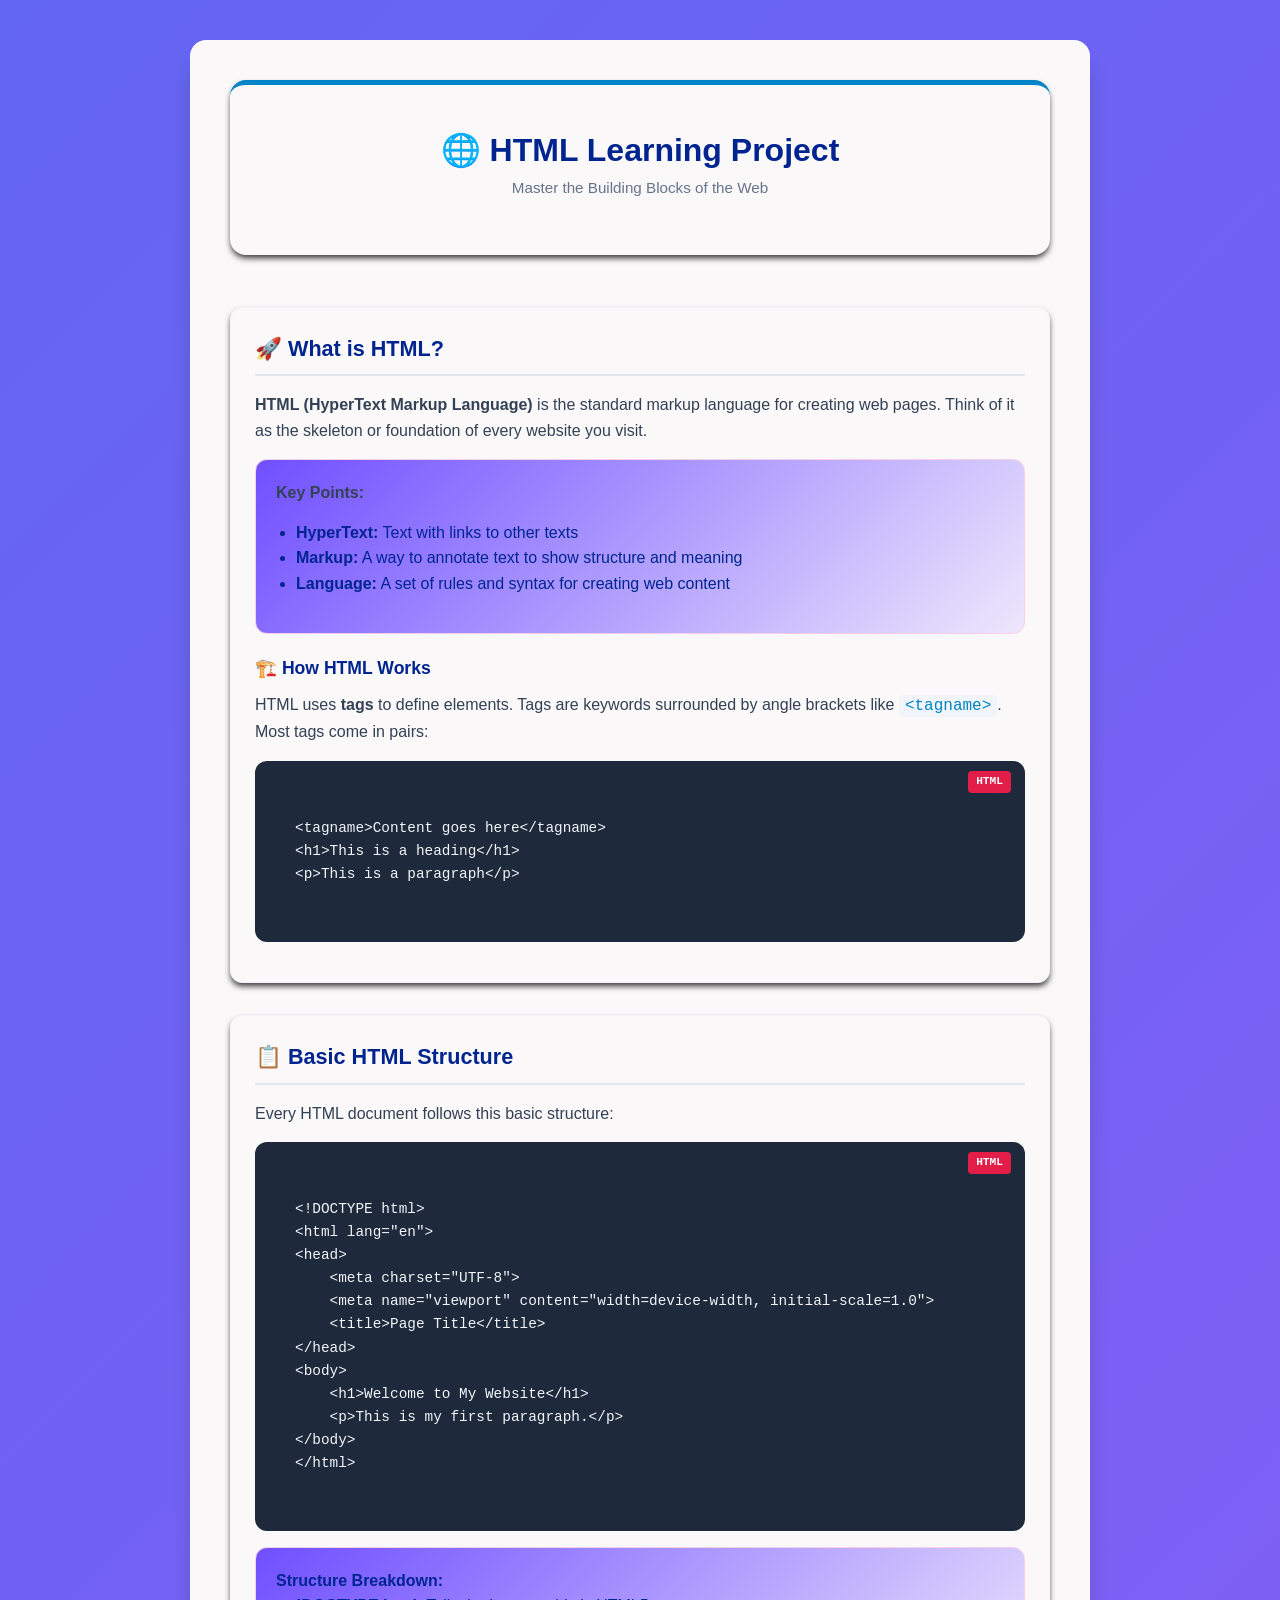
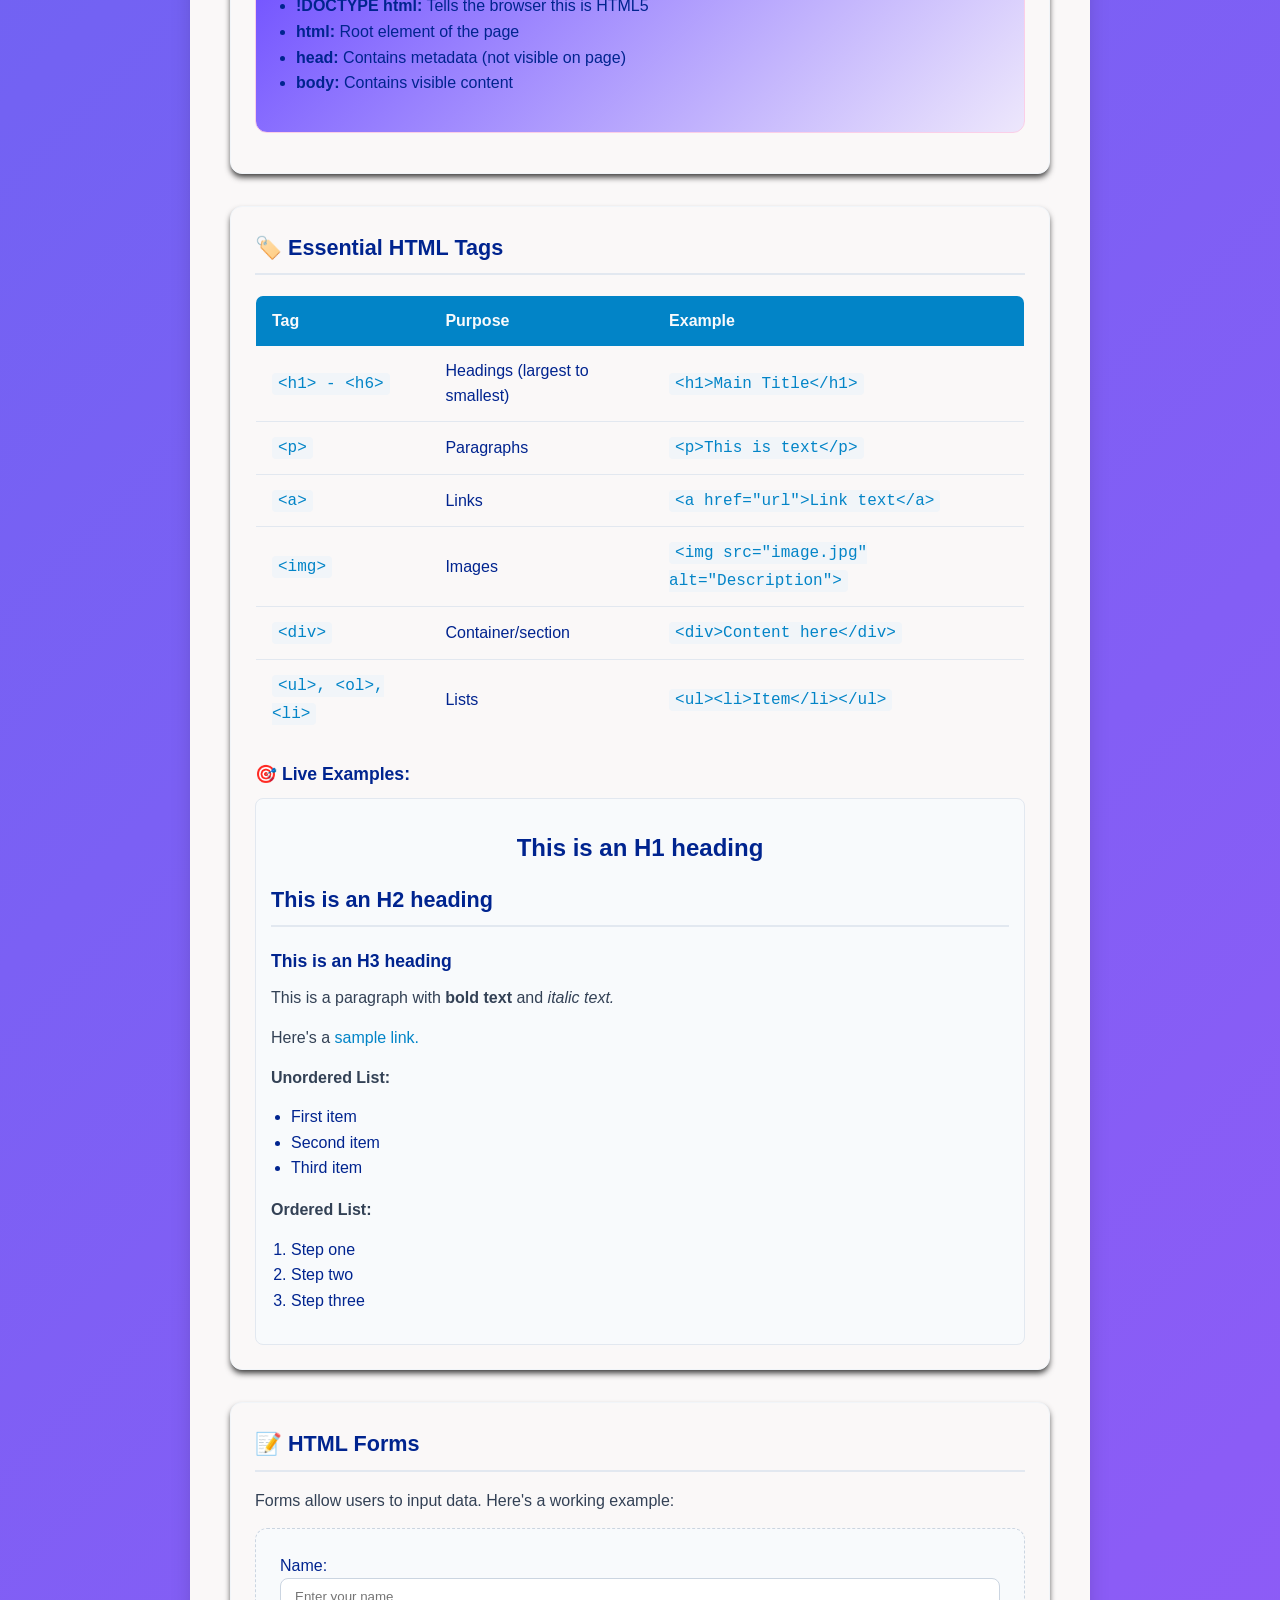
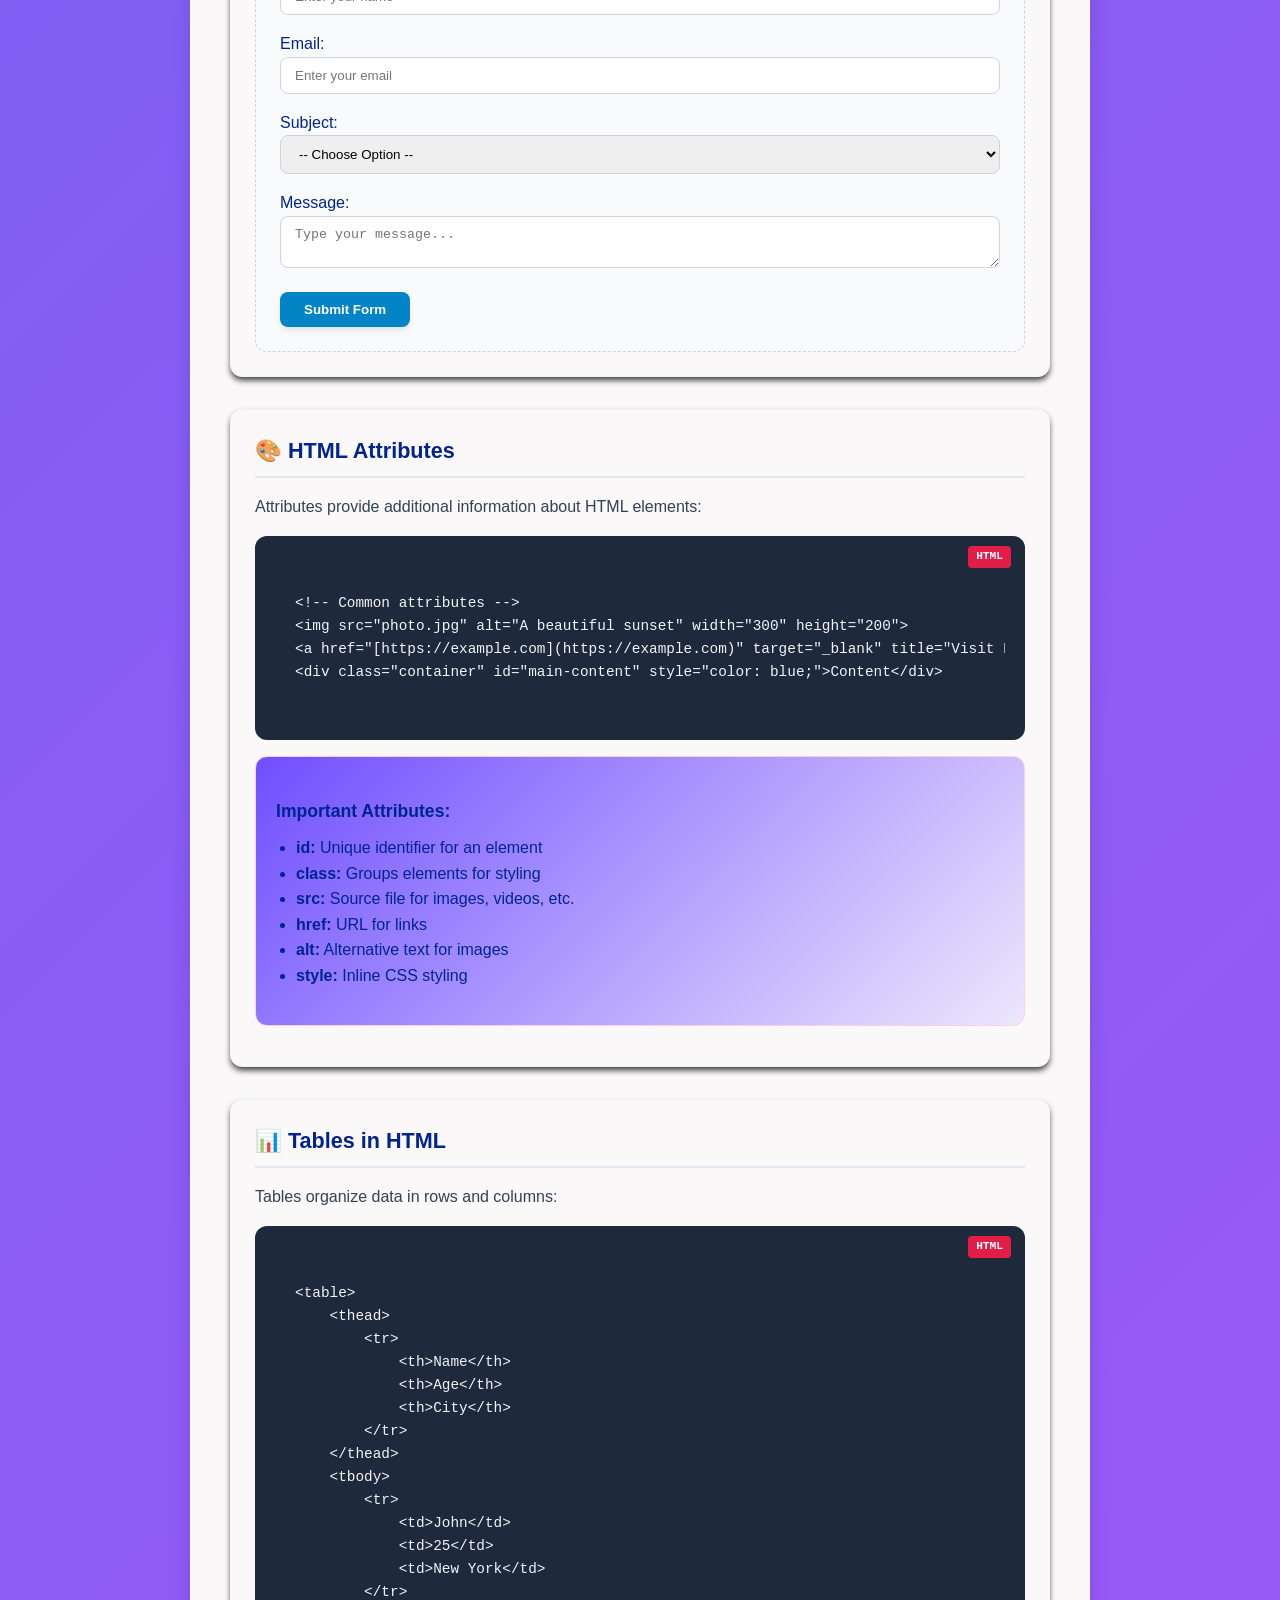
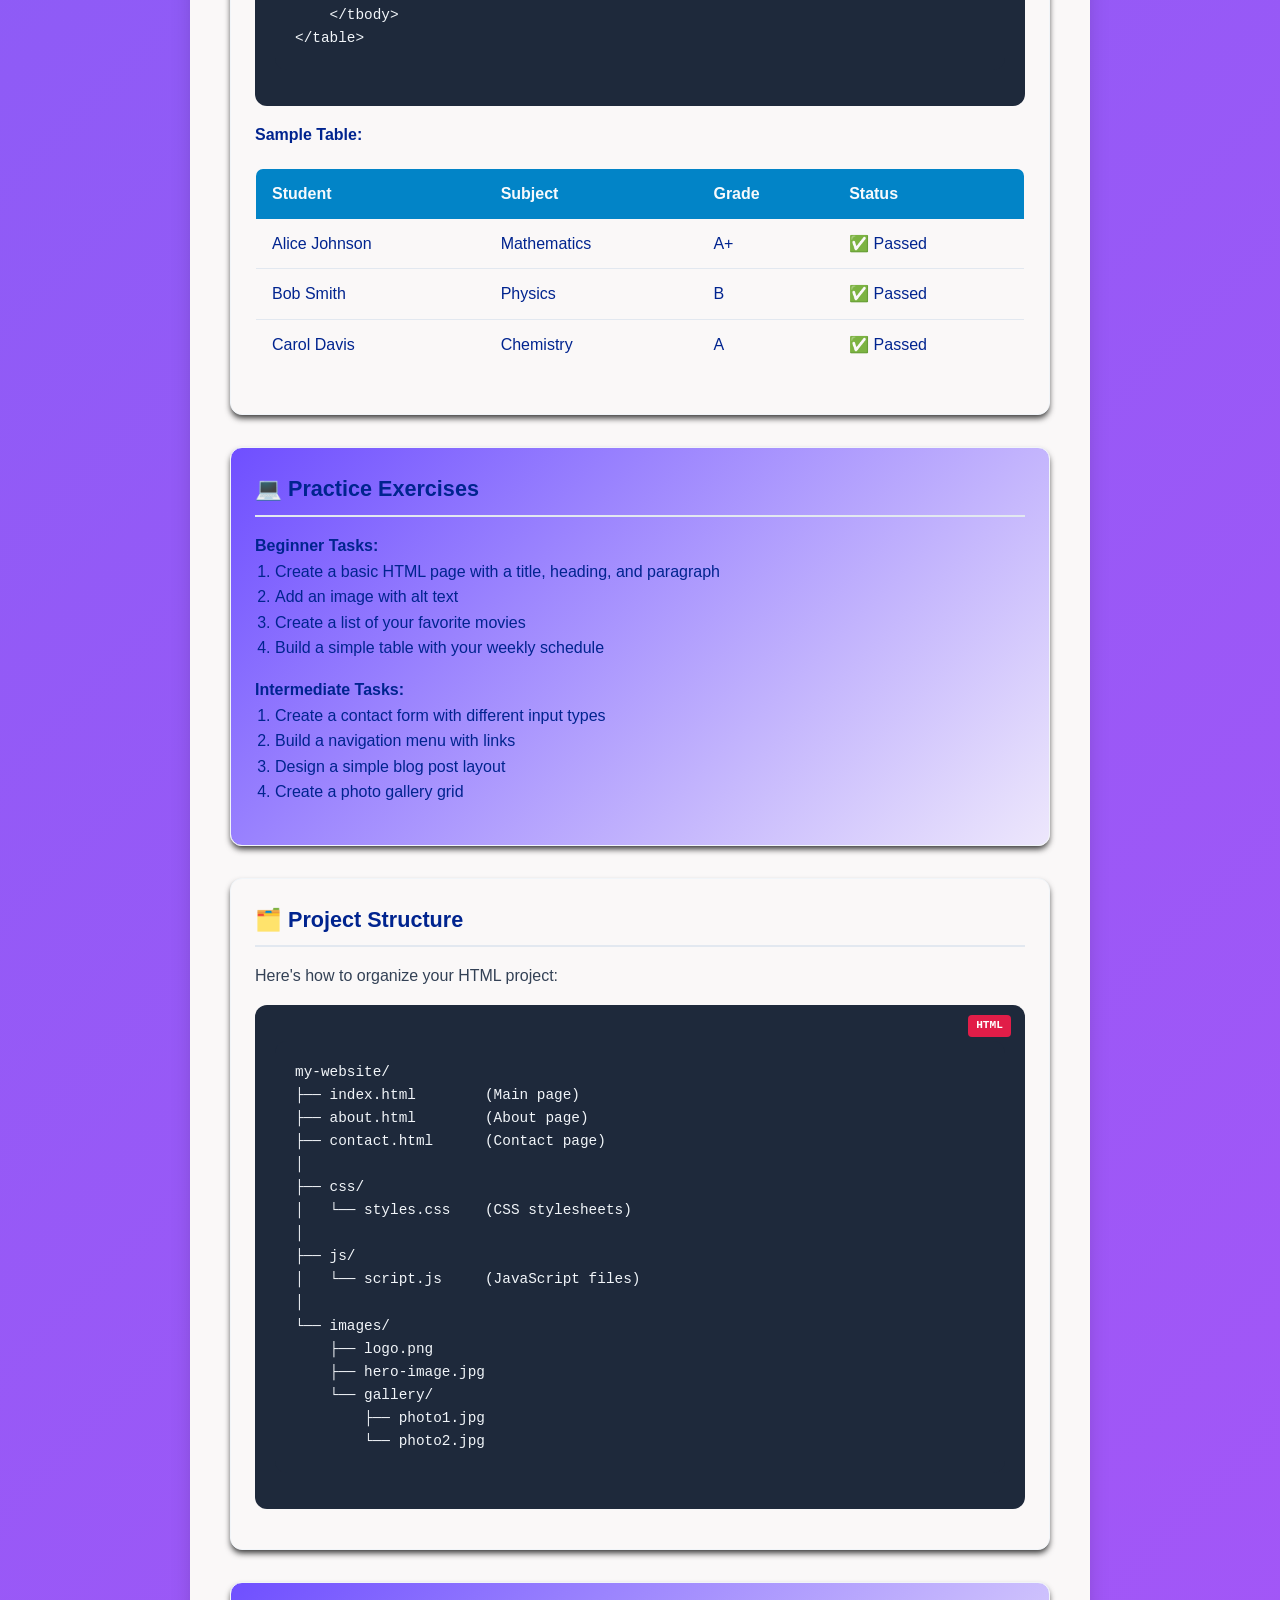
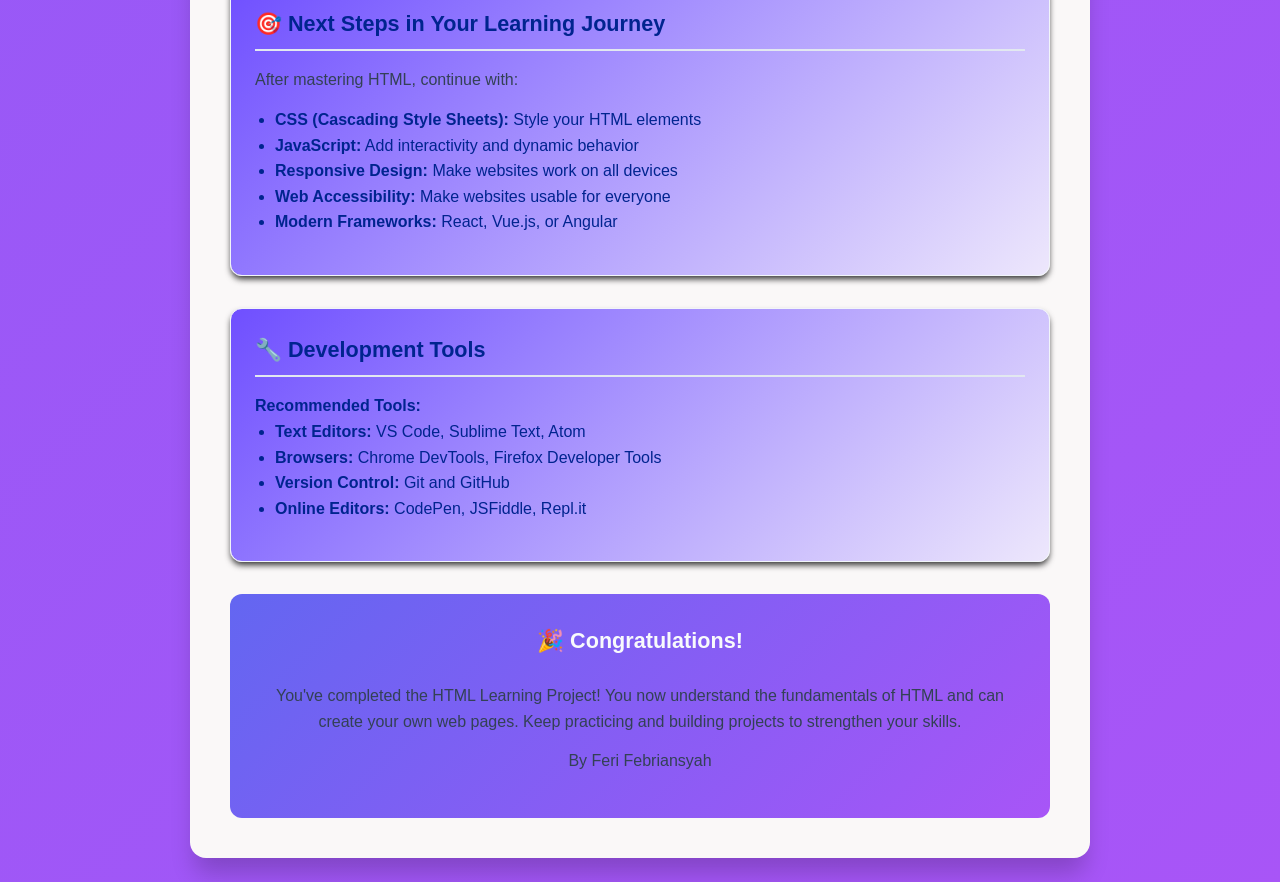
<file: index.html>
<!DOCTYPE html>
<html lang="id">
<head>
    <meta charset="UTF-8">
    <meta name="viewport" content="width=device-width, initial-scale=1.0">
    <title>HTML Learning Project</title>
    <link rel="stylesheet" href="style.css">
</head>
<body>

    <div class="page-container">
        
        <header class="main-header">
            <h1>🌐 HTML Learning Project</h1>
            <p>Master the Building Blocks of the Web</p>
        </header>

        <section class="section-card">
            <h2>🚀 What is HTML?</h2>
            <p><b>HTML (HyperText Markup Language)</b> is the standard markup language for creating web pages. Think of it as the skeleton or foundation of every website you visit.</p>

            <div class="box">
                <p><b>Key Points:</b></p>
                <ul>
                    <li><b>HyperText:</b> Text with links to other texts</li>
                    <li><b>Markup:</b> A way to annotate text to show structure and meaning</li>
                    <li><b>Language:</b> A set of rules and syntax for creating web content</li>
                </ul>
            </div>

            <h3>🏗️ How HTML Works</h3>
            <p>HTML uses <b>tags</b> to define elements. Tags are keywords surrounded by angle brackets like <code>&lt;tagname&gt;</code>. Most tags come in pairs:</p>

            <div class="code-block">
                <pre>&lt;tagname&gt;Content goes here&lt;/tagname&gt;
&lt;h1&gt;This is a heading&lt;/h1&gt;
&lt;p&gt;This is a paragraph&lt;/p&gt;</pre>
            </div>
        </section>

        <section class="section-card">
            <h2>📋 Basic HTML Structure</h2>
            <p>Every HTML document follows this basic structure:</p>

            <div class="code-block">
                <pre>&lt;!DOCTYPE html&gt;
&lt;html lang="en"&gt;
&lt;head&gt;
    &lt;meta charset="UTF-8"&gt;
    &lt;meta name="viewport" content="width=device-width, initial-scale=1.0"&gt;
    &lt;title&gt;Page Title&lt;/title&gt;
&lt;/head&gt;
&lt;body&gt;
    &lt;h1&gt;Welcome to My Website&lt;/h1&gt;
    &lt;p&gt;This is my first paragraph.&lt;/p&gt;
&lt;/body&gt;
&lt;/html&gt;</pre>
            </div>

            <div class="box">
                <h4><b>Structure Breakdown:</b></h4>
                <ul>
                    <li><b>!DOCTYPE html:</b> Tells the browser this is HTML5</li>
                    <li><b>html:</b> Root element of the page</li>
                    <li><b>head:</b> Contains metadata (not visible on page)</li>
                    <li><b>body:</b> Contains visible content</li>
                </ul>
            </div>
        </section>

        <section class="section-card">
            <h2>🏷️ Essential HTML Tags</h2>
            
            <table>
                <thead>
                    <tr>
                        <th>Tag</th>
                        <th>Purpose</th>
                        <th>Example</th>
                    </tr>
                </thead>
                <tbody>
                    <tr>
                        <td><code>&lt;h1&gt; - &lt;h6&gt;</code></td>
                        <td>Headings (largest to smallest)</td>
                        <td><code>&lt;h1&gt;Main Title&lt;/h1&gt;</code></td>
                    </tr>
                    <tr>
                        <td><code>&lt;p&gt;</code></td>
                        <td>Paragraphs</td>
                        <td><code>&lt;p&gt;This is text&lt;/p&gt;</code></td>
                    </tr>
                    <tr>
                        <td><code>&lt;a&gt;</code></td>
                        <td>Links</td>
                        <td><code>&lt;a href="url"&gt;Link text&lt;/a&gt;</code></td>
                    </tr>
                    <tr>
                        <td><code>&lt;img&gt;</code></td>
                        <td>Images</td>
                        <td><code>&lt;img src="image.jpg" alt="Description"&gt;</code></td>
                    </tr>
                    <tr>
                        <td><code>&lt;div&gt;</code></td>
                        <td>Container/section</td>
                        <td><code>&lt;div&gt;Content here&lt;/div&gt;</code></td>
                    </tr>
                    <tr>
                        <td><code>&lt;ul&gt;, &lt;ol&gt;, &lt;li&gt;</code></td>
                        <td>Lists</td>
                        <td><code>&lt;ul&gt;&lt;li&gt;Item&lt;/li&gt;&lt;/ul&gt;</code></td>
                    </tr>
                </tbody>
            </table>

            <h3>🎯 Live Examples:</h3>
            <div style="padding: 15px; background-color: #f8fafc; border-radius: 8px; border: 1px solid #e2e8f0;">
                <h1>This is an H1 heading</h1>
                <h2>This is an H2 heading</h2>
                <h3>This is an H3 heading</h3>
                <p>This is a paragraph with <b>bold text</b> and <i>italic text.</i></p>
                <p>Here's a <a href="[https://www.google.com](https://www.google.com)" target="_blank">sample link.</a></p>

                <p><b>Unordered List:</b></p>
                <ul>
                    <li>First item</li>
                    <li>Second item</li>
                    <li>Third item</li>
                </ul>

                <p><b>Ordered List:</b></p>
                <ol>
                    <li>Step one</li>
                    <li>Step two</li>
                    <li>Step three</li>
                </ol>
            </div>
        </section>

        <section class="section-card">
            <h2>📝 HTML Forms</h2>
            <p>Forms allow users to input data. Here's a working example:</p>

            <form>
                <div>
                    <label for="name">Name:</label>
                    <input type="text" id="name" name="name" placeholder="Enter your name">
                </div>

                <div>
                    <label for="email">Email:</label>
                    <input type="email" id="email" name="email" placeholder="Enter your email">
                </div>

                <div>
                    <label for="subject">Subject:</label>
                    <select id="subject" name="subject">
                        <option value="">-- Choose Option --</option>
                        <option value="question">Question</option>
                        <option value="feedback">Feedback</option>
                        <option value="support">Support</option>
                    </select>
                </div>

                <div>
                    <label for="message">Message:</label>
                    <textarea id="message" name="message" placeholder="Type your message..."></textarea>
                </div>

                <button type="submit">Submit Form</button>
            </form>
        </section>

        <section class="section-card">
            <h2>🎨 HTML Attributes</h2>
            <p>Attributes provide additional information about HTML elements:</p>

            <div class="code-block">
                <pre>&lt;!-- Common attributes --&gt;
&lt;img src="photo.jpg" alt="A beautiful sunset" width="300" height="200"&gt;
&lt;a href="[https://example.com](https://example.com)" target="_blank" title="Visit Example"&gt;Click here&lt;/a&gt;
&lt;div class="container" id="main-content" style="color: blue;"&gt;Content&lt;/div&gt;</pre>
            </div>

            <div class="box">
                <h3>Important Attributes:</h3>
                <ul>
                    <li><b>id:</b> Unique identifier for an element</li>
                    <li><b>class:</b> Groups elements for styling</li>
                    <li><b>src:</b> Source file for images, videos, etc.</li>
                    <li><b>href:</b> URL for links</li>
                    <li><b>alt:</b> Alternative text for images</li>
                    <li><b>style:</b> Inline CSS styling</li>
                </ul>
            </div>
        </section>

        <section class="section-card">
            <h2>📊 Tables in HTML</h2>
            <p>Tables organize data in rows and columns:</p>

            <div class="code-block">
                <pre>&lt;table&gt;
    &lt;thead&gt;
        &lt;tr&gt;
            &lt;th&gt;Name&lt;/th&gt;
            &lt;th&gt;Age&lt;/th&gt;
            &lt;th&gt;City&lt;/th&gt;
        &lt;/tr&gt;
    &lt;/thead&gt;
    &lt;tbody&gt;
        &lt;tr&gt;
            &lt;td&gt;John&lt;/td&gt;
            &lt;td&gt;25&lt;/td&gt;
            &lt;td&gt;New York&lt;/td&gt;
        &lt;/tr&gt;
    &lt;/tbody&gt;
&lt;/table&gt;</pre>
            </div>

            <h4>Sample Table:</h4>
            <table>
                <thead>
                    <tr>
                        <th>Student</th>
                        <th>Subject</th>
                        <th>Grade</th>
                        <th>Status</th>
                    </tr>
                </thead>
                <tbody>
                    <tr>
                        <td>Alice Johnson</td>
                        <td>Mathematics</td>
                        <td>A+</td>
                        <td>✅ Passed</td>
                    </tr>
                    <tr>
                        <td>Bob Smith</td>
                        <td>Physics</td>
                        <td>B</td>
                        <td>✅ Passed</td>
                    </tr>
                    <tr>
                        <td>Carol Davis</td>
                        <td>Chemistry</td>
                        <td>A</td>
                        <td>✅ Passed</td>
                    </tr>
                </tbody>
            </table>
        </section>

        <section class="section-card" style="background: var(--pink-gradient);">
            <h2>💻 Practice Exercises</h2>
            
            <h4>Beginner Tasks:</h4>
            <ol>
                <li>Create a basic HTML page with a title, heading, and paragraph</li>
                <li>Add an image with alt text</li>
                <li>Create a list of your favorite movies</li>
                <li>Build a simple table with your weekly schedule</li>
            </ol>

            <h4>Intermediate Tasks:</h4>
            <ol>
                <li>Create a contact form with different input types</li>
                <li>Build a navigation menu with links</li>
                <li>Design a simple blog post layout</li>
                <li>Create a photo gallery grid</li>
            </ol>
        </section>

        <section class="section-card">
            <h2>🗂️ Project Structure</h2>
            <p>Here's how to organize your HTML project:</p>

            <div class="code-block">
                <pre>my-website/
├── index.html        (Main page)
├── about.html        (About page)
├── contact.html      (Contact page)
│
├── css/
│   └── styles.css    (CSS stylesheets)
│
├── js/
│   └── script.js     (JavaScript files)
│
└── images/
    ├── logo.png
    ├── hero-image.jpg
    └── gallery/
        ├── photo1.jpg
        └── photo2.jpg</pre>
            </div>
        </section>

        <section class="section-card" style="background: var(--pink-gradient);">
            <h2>🎯 Next Steps in Your Learning Journey</h2>
            <p>After mastering HTML, continue with:</p>
            <ul>
                <li><b>CSS (Cascading Style Sheets):</b> Style your HTML elements</li>
                <li><b>JavaScript:</b> Add interactivity and dynamic behavior</li>
                <li><b>Responsive Design:</b> Make websites work on all devices</li>
                <li><b>Web Accessibility:</b> Make websites usable for everyone</li>
                <li><b>Modern Frameworks:</b> React, Vue.js, or Angular</li>
            </ul>
        </section>

        <section class="section-card" style="background: var(--pink-gradient);">
            <h2>🔧 Development Tools</h2>
            <h4>Recommended Tools:</h4>
            <ul>
                <li><b>Text Editors:</b> VS Code, Sublime Text, Atom</li>
                <li><b>Browsers:</b> Chrome DevTools, Firefox Developer Tools</li>
                <li><b>Version Control:</b> Git and GitHub</li>
                <li><b>Online Editors:</b> CodePen, JSFiddle, Repl.it</li>
            </ul>
        </section>

        <footer class="congrats-card">
            <h2>🎉 Congratulations!</h2>
            <p>You've completed the HTML Learning Project! You now understand the fundamentals of HTML and can create your own web pages. Keep practicing and building projects to strengthen your skills.</p>
            <p>By Feri Febriansyah</p>
        </footer>
        

    </div>

</body>
</html>
</file>
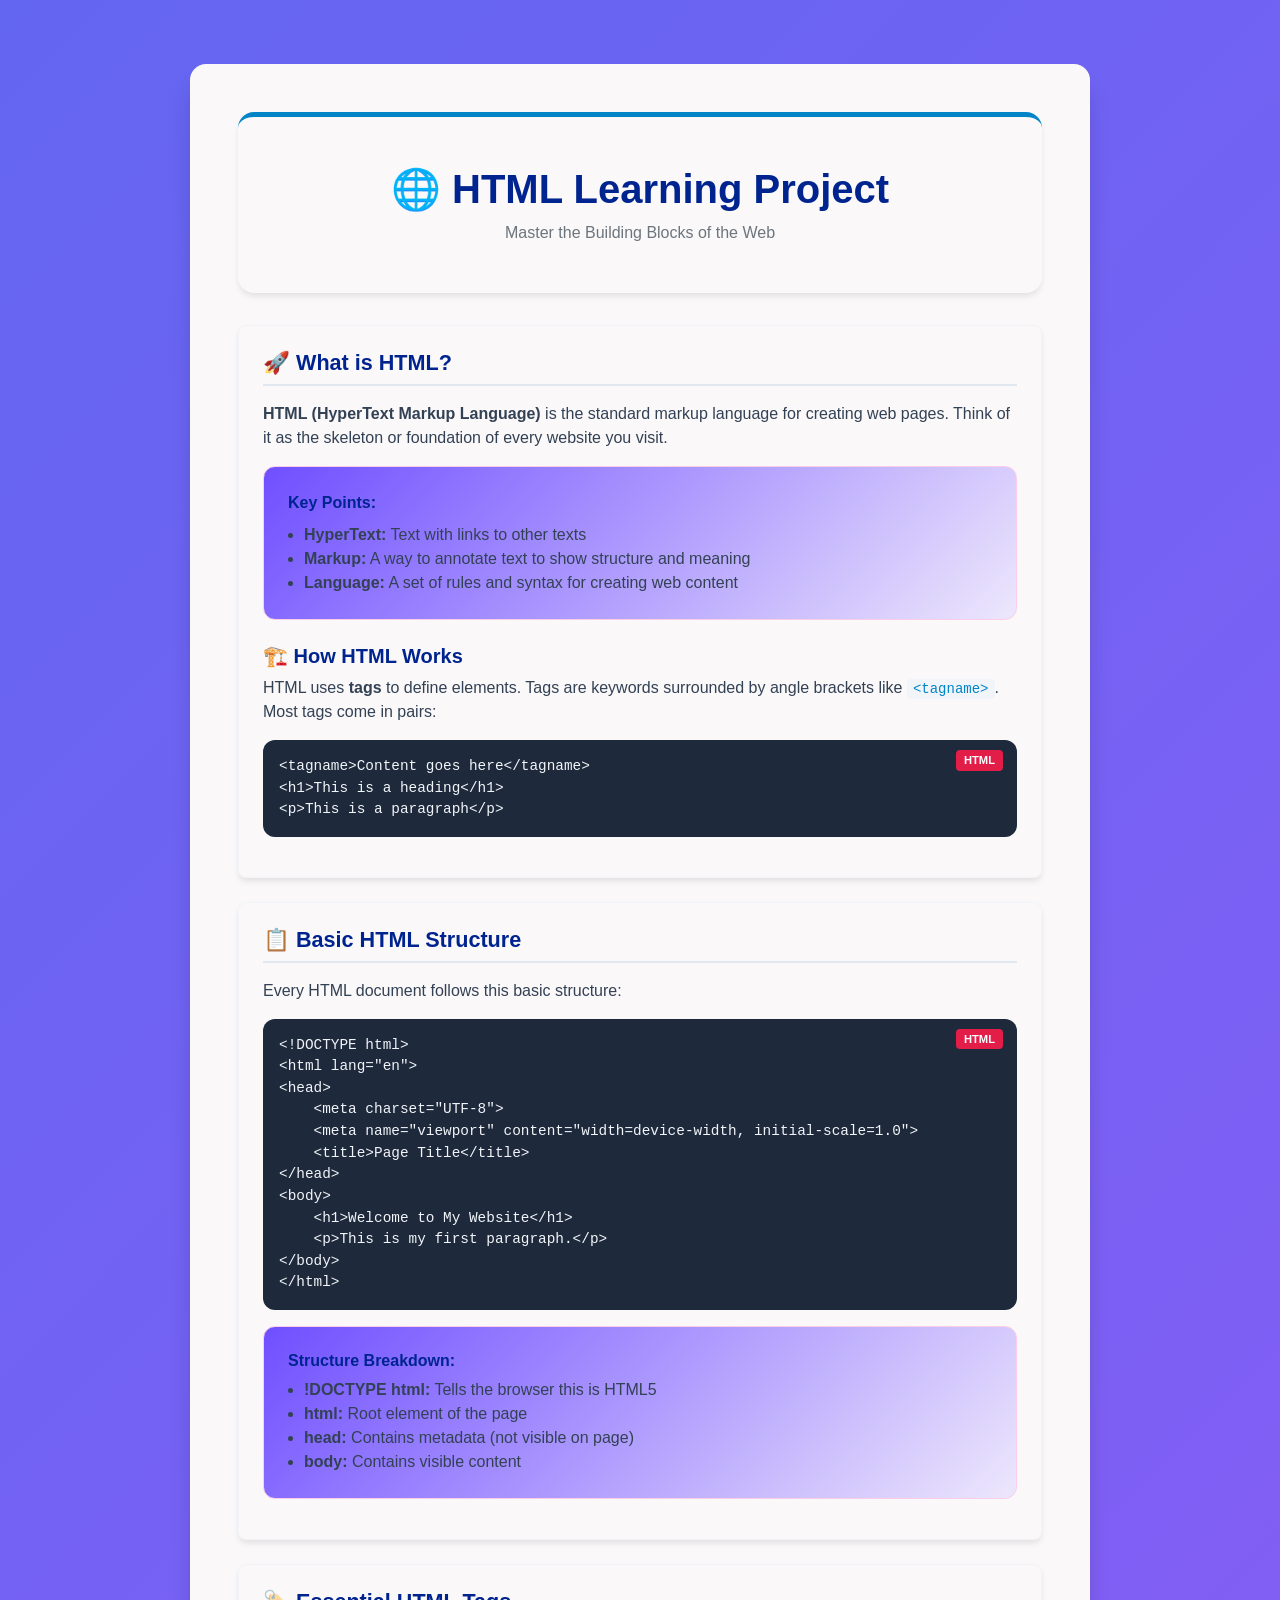
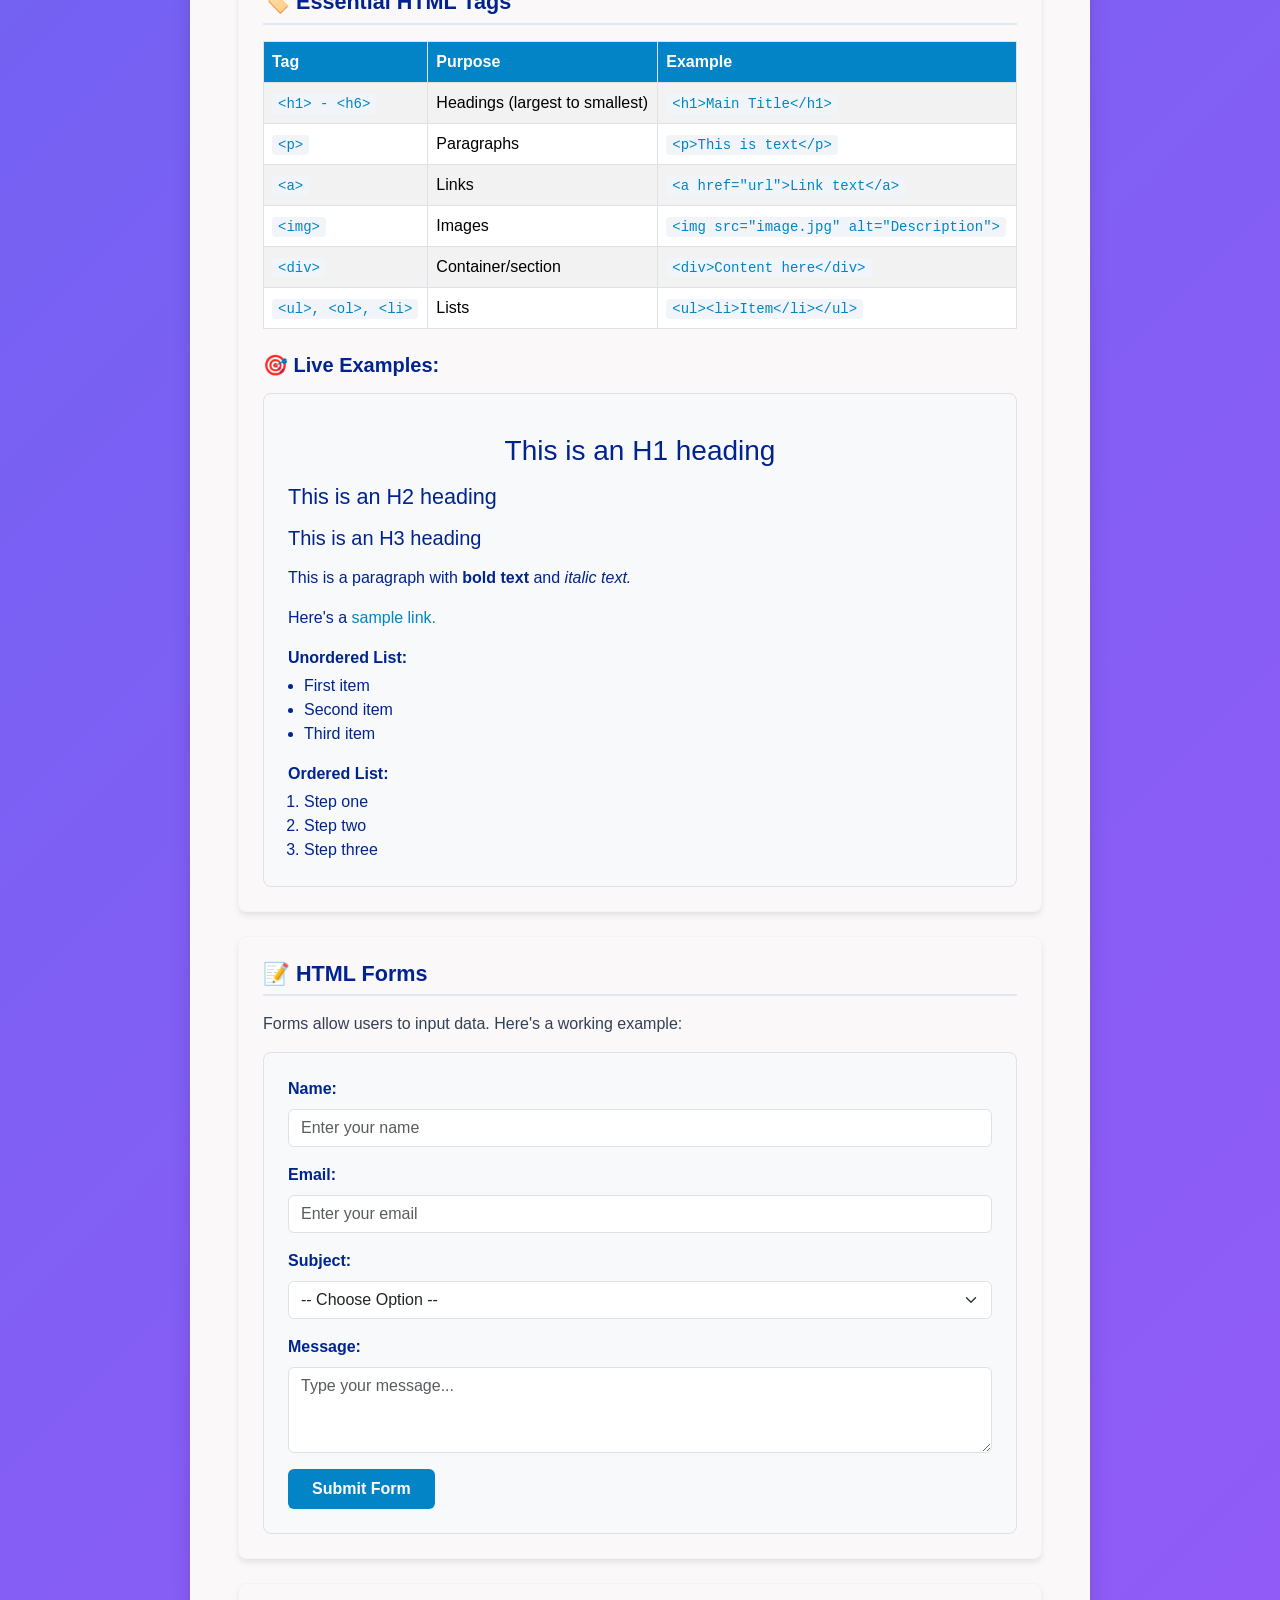
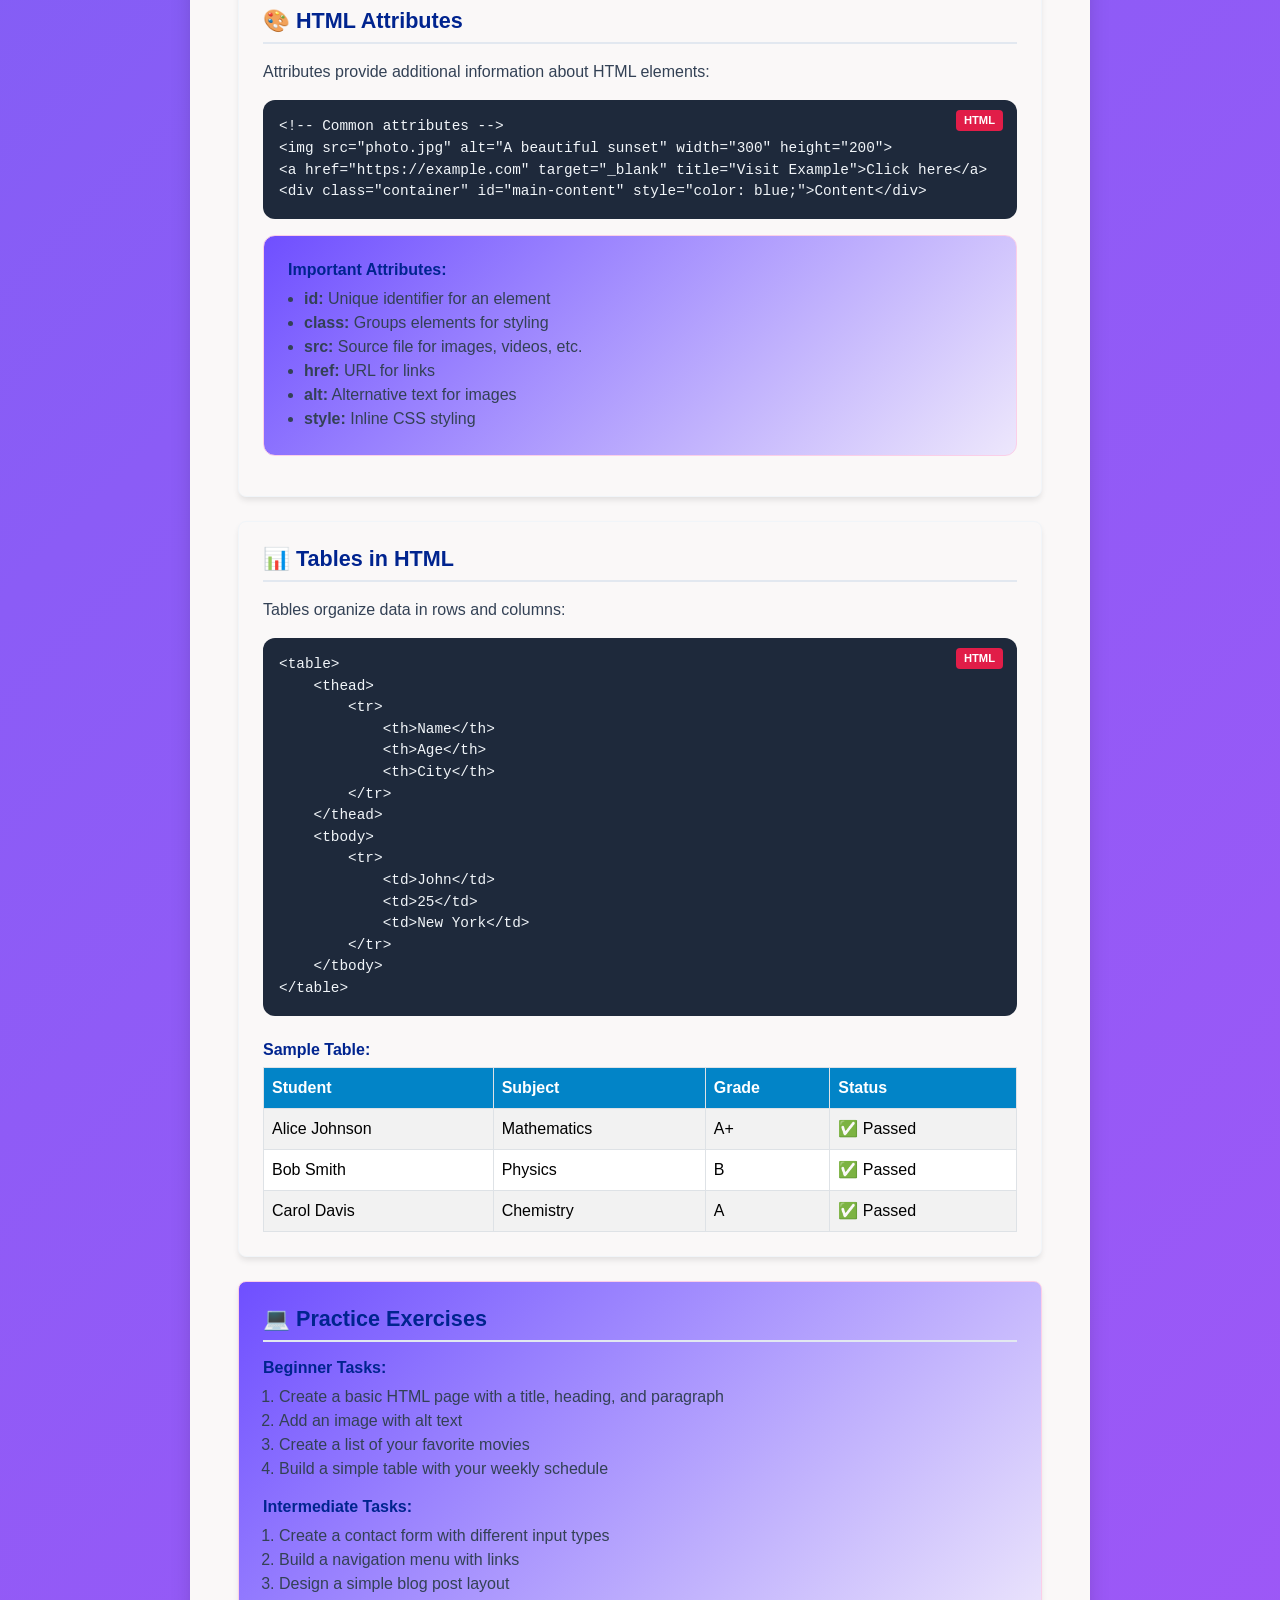
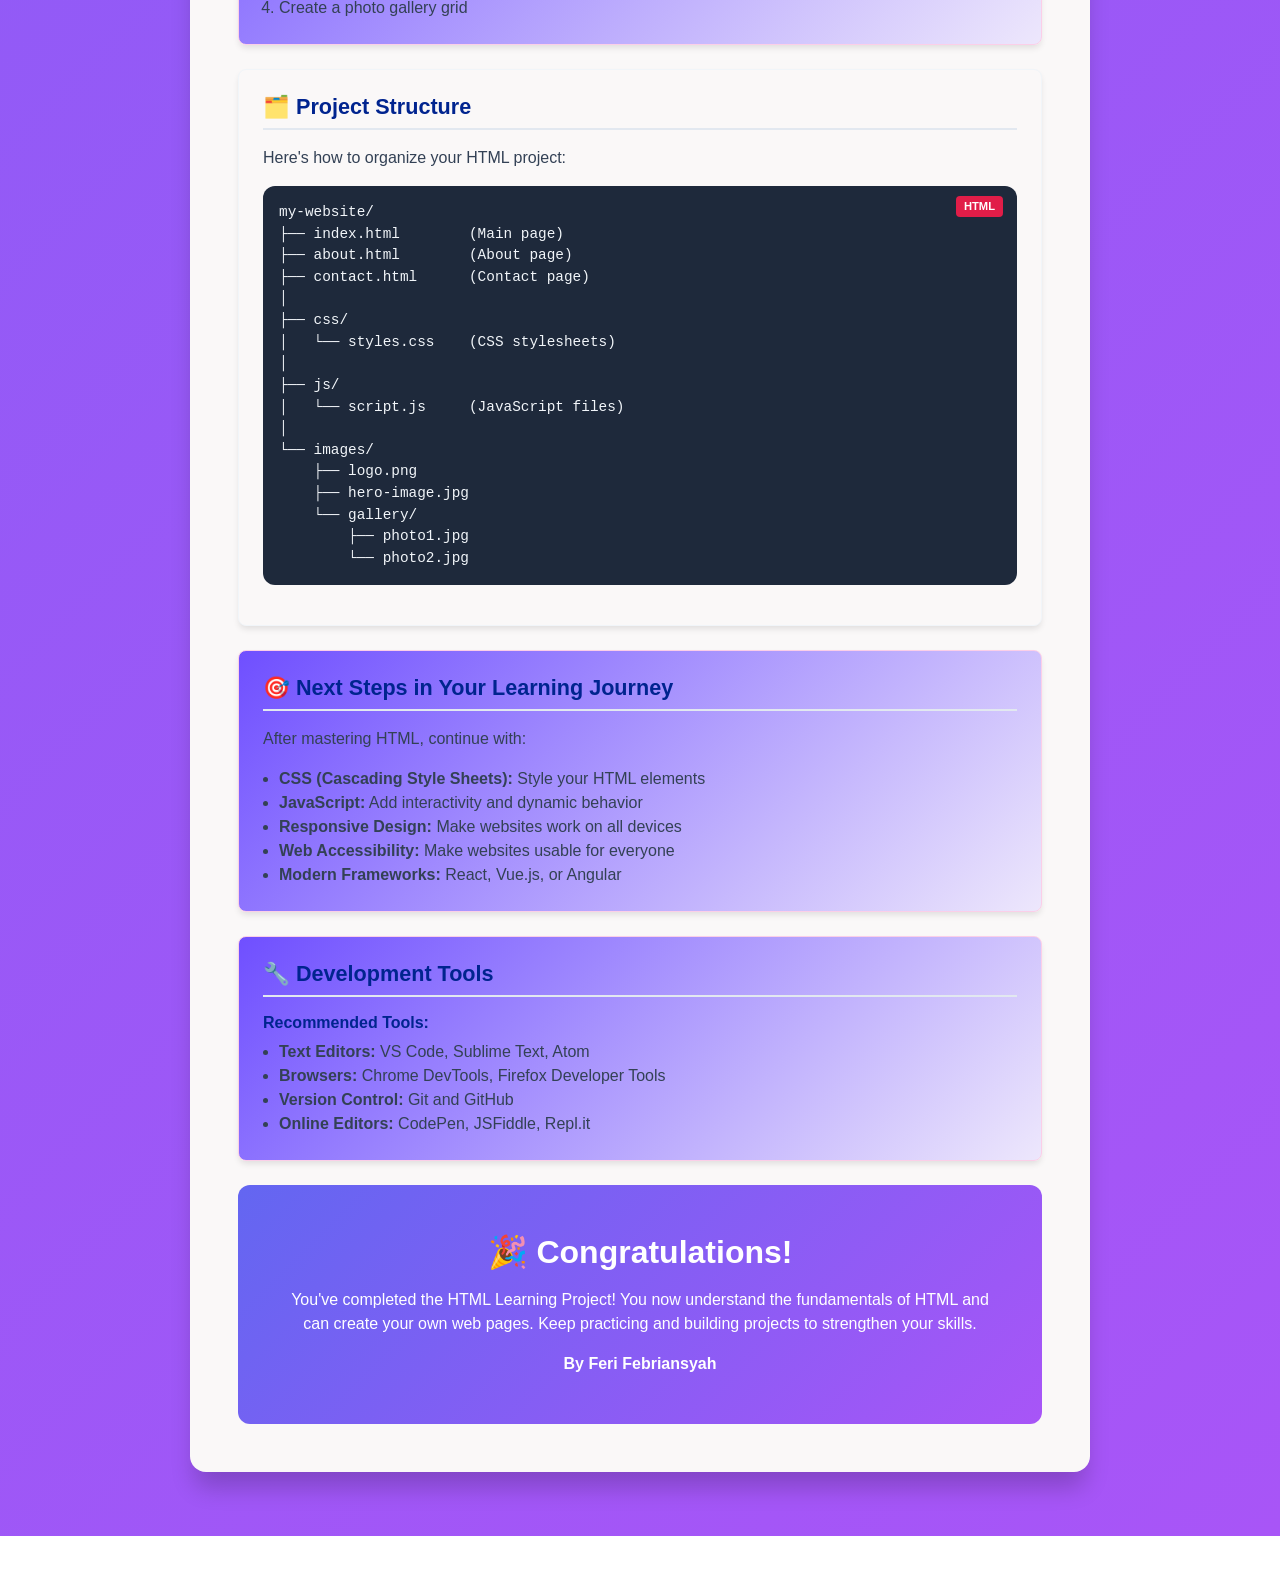
<file: bootstrap.html>
<!DOCTYPE html>
<html lang="id">
<head>
    <meta charset="UTF-8">
    <meta name="viewport" content="width=device-width, initial-scale=1.0">
    <title>HTML Learning Project</title>
    
    <link href="https://cdn.jsdelivr.net/npm/bootstrap@5.3.3/dist/css/bootstrap.min.css" rel="stylesheet">
    
    <style>
        :root {
            --primary-blue: #0284c7;
            --primary-blue-dark: #0369a1;
            --page-bg-gradient: linear-gradient(135deg, #6366f1 0%, #8b5cf6 50%, #a855f7 100%);
            --card-bg: #faf8f8;
            --code-bg: #1e293b;
            --pink-gradient: linear-gradient(135deg, #6f4fff 0%, #ede7fc 100%);
            --purple-gradient: linear-gradient(135deg, #6366f1 0%, #a855f7 100%);
            --text-dark: #00248f;
        }

        body {
            background: var(--page-bg-gradient);
            font-family: -apple-system, BlinkMacSystemFont, "Segoe UI", Roboto, Helvetica, Arial, sans-serif;
            color: var(--text-dark);
        }

        .custom-page-container {
            max-width: 900px;
            background-color: var(--card-bg);
            border-radius: 16px;
            box-shadow: 0 20px 25px -5px rgba(0, 0, 0, 0.2);
        }

        .main-header {
            background-color: var(--card-bg);
            border-top: 5px solid var(--primary-blue);
            box-shadow: 0 4px 6px -1px rgba(0, 0, 0, 0.1);
            transition: all 0.3s ease;
        }

        .section-card {
            background-color: var(--card-bg);
            border: 1px solid #f1f5f9;
            box-shadow: 0 4px 6px -1px rgba(0, 0, 0, 0.1);
            transition: all 0.3s ease;
        }

        .main-header:hover, .section-card:hover, .congrats-card:hover {
            transform: translateY(-4px);
            box-shadow: 0 10px 20px -5px rgba(0, 0, 0, 0.20) !important;
        }

        .section-card h2 {
            font-size: 1.35rem;
            color: var(--text-dark);
            padding-bottom: 8px;
            border-bottom: 2px solid #e2e8f0;
        }

        .box-pink {
            background: var(--pink-gradient);
            border: 1px solid #fbcfe8;
            border-radius: 12px;
        }

        .congrats-card {
            background: var(--purple-gradient);
            color: #f8fafc;
            border-radius: 12px;
            transition: all 0.3s ease;
        }

        .code-block-container {
            position: relative;
        }
        .code-block-container::after {
            content: "HTML";
            position: absolute;
            top: 10px;
            right: 14px;
            background: #e11d48;
            color: white;
            font-size: 0.7rem;
            padding: 2px 8px;
            border-radius: 4px;
            text-transform: uppercase;
            font-weight: 600;
        }

        pre {
            background-color: var(--code-bg);
            color: #f1f5f9;
            font-family: 'Fira Code', Consolas, Monaco, monospace;
            font-size: 0.9rem;
            border-radius: 12px;
        }

        code:not(pre code) {
            font-family: 'Fira Code', Consolas, Monaco, monospace;
            background-color: #f1f5f9;
            color: #0284c7;
            padding: 2px 6px;
            border-radius: 4px;
        }

        .table-custom th {
            background-color: var(--primary-blue) !important;
            color: white !important;
        }

        .btn-custom {
            background-color: var(--primary-blue);
            color: white;
            font-weight: 600;
            border: none;
            transition: all 0.15s ease-in-out;
        }
        .btn-custom:hover {
            background-color: var(--primary-blue-dark);
            color: white;
        }
        .btn-custom:active {
            transform: translateY(-4px);
            box-shadow: 0 10px 20px -2px rgba(0, 0, 0, 0.15);
        }

        .text-custom-dark {
            color: #334155;
        }
    </style>
</head>
<body class="py-5 px-3">

    <div class="container custom-page-container p-4 p-md-5 my-3 d-flex flex-column gap-4">
        
        <header class="main-header text-center p-4 p-md-5 rounded-4 mb-2">
            <h1 class="fw-bold mb-2">🌐 HTML Learning Project</h1>
            <p class="text-secondary mb-0 fs-6">Master the Building Blocks of the Web</p>
        </header>

        <section class="section-card rounded-3 p-4">
            <h2 class="fw-bold mb-3">🚀 What is HTML?</h2>
            <p class="text-custom-dark"><b>HTML (HyperText Markup Language)</b> is the standard markup language for creating web pages. Think of it as the skeleton or foundation of every website you visit.</p>

            <div class="box-pink p-3 p-md-4 my-3">
                <p class="mb-2"><b>Key Points:</b></p>
                <ul class="mb-0 ps-3 text-custom-dark">
                    <li><b>HyperText:</b> Text with links to other texts</li>
                    <li><b>Markup:</b> A way to annotate text to show structure and meaning</li>
                    <li><b>Language:</b> A set of rules and syntax for creating web content</li>
                </ul>
            </div>

            <h3 class="h5 mt-4 mb-2 fw-bold">🏗️ How HTML Works</h3>
            <p class="text-custom-dark">HTML uses <b>tags</b> to define elements. Tags are keywords surrounded by angle brackets like <code>&lt;tagname&gt;</code>. Most tags come in pairs:</p>

            <div class="code-block-container my-3">
                <pre class="p-3 m-0"><code>&lt;tagname&gt;Content goes here&lt;/tagname&gt;
&lt;h1&gt;This is a heading&lt;/h1&gt;
&lt;p&gt;This is a paragraph&lt;/p&gt;</code></pre>
            </div>
        </section>

        <section class="section-card rounded-3 p-4">
            <h2 class="fw-bold mb-3">📋 Basic HTML Structure</h2>
            <p class="text-custom-dark">Every HTML document follows this basic structure:</p>

            <div class="code-block-container my-3">
                <pre class="p-3 m-0"><code>&lt;!DOCTYPE html&gt;
&lt;html lang="en"&gt;
&lt;head&gt;
    &lt;meta charset="UTF-8"&gt;
    &lt;meta name="viewport" content="width=device-width, initial-scale=1.0"&gt;
    &lt;title&gt;Page Title&lt;/title&gt;
&lt;/head&gt;
&lt;body&gt;
    &lt;h1&gt;Welcome to My Website&lt;/h1&gt;
    &lt;p&gt;This is my first paragraph.&lt;/p&gt;
&lt;/body&gt;
&lt;/html&gt;</code></pre>
            </div>

            <div class="box-pink p-3 p-md-4 my-3">
                <h4 class="h6 fw-bold mb-2">Structure Breakdown:</h4>
                <ul class="mb-0 ps-3 text-custom-dark">
                    <li><b>!DOCTYPE html:</b> Tells the browser this is HTML5</li>
                    <li><b>html:</b> Root element of the page</li>
                    <li><b>head:</b> Contains metadata (not visible on page)</li>
                    <li><b>body:</b> Contains visible content</li>
                </ul>
            </div>
        </section>

        <section class="section-card rounded-3 p-4">
            <h2 class="fw-bold mb-3">🏷️ Essential HTML Tags</h2>
            
            <div class="table-responsive my-3">
                <table class="table table-bordered table-striped align-middle table-custom m-0">
                    <thead>
                        <tr>
                            <th>Tag</th>
                            <th>Purpose</th>
                            <th>Example</th>
                        </tr>
                    </thead>
                    <tbody>
                        <tr>
                            <td><code>&lt;h1&gt; - &lt;h6&gt;</code></td>
                            <td>Headings (largest to smallest)</td>
                            <td><code>&lt;h1&gt;Main Title&lt;/h1&gt;</code></td>
                        </tr>
                        <tr>
                            <td><code>&lt;p&gt;</code></td>
                            <td>Paragraphs</td>
                            <td><code>&lt;p&gt;This is text&lt;/p&gt;</code></td>
                        </tr>
                        <tr>
                            <td><code>&lt;a&gt;</code></td>
                            <td>Links</td>
                            <td><code>&lt;a href="url"&gt;Link text&lt;/a&gt;</code></td>
                        </tr>
                        <tr>
                            <td><code>&lt;img&gt;</code></td>
                            <td>Images</td>
                            <td><code>&lt;img src="image.jpg" alt="Description"&gt;</code></td>
                        </tr>
                        <tr>
                            <td><code>&lt;div&gt;</code></td>
                            <td>Container/section</td>
                            <td><code>&lt;div&gt;Content here&lt;/div&gt;</code></td>
                        </tr>
                        <tr>
                            <td><code>&lt;ul&gt;, &lt;ol&gt;, &lt;li&gt;</code></td>
                            <td>Lists</td>
                            <td><code>&lt;ul&gt;&lt;li&gt;Item&lt;/li&gt;&lt;/ul&gt;</code></td>
                        </tr>
                    </tbody>
                </table>
            </div>

            <h3 class="h5 mt-4 mb-3 fw-bold">🎯 Live Examples:</h3>
            <div class="p-3 p-md-4 bg-light rounded-3 border">
                <h1 class="text-center h3 my-3">This is an H1 heading</h1>
                <h2 class="h4 text-start border-0 mb-2">This is an H2 heading</h2>
                <h3 class="h5 text-start border-0 mb-3">This is an H3 heading</h3>
                <p>This is a paragraph with <b>bold text</b> and <i>italic text.</i></p>
                <p>Here's a <a href="https://www.google.com" target="_blank" class="text-decoration-none" style="color: var(--primary-blue);">sample link.</a></p>

                <p class="mb-1"><b>Unordered List:</b></p>
                <ul class="mb-3 ps-3">
                    <li>First item</li>
                    <li>Second item</li>
                    <li>Third item</li>
                </ul>

                <p class="mb-1"><b>Ordered List:</b></p>
                <ol class="mb-0 ps-3">
                    <li>Step one</li>
                    <li>Step two</li>
                    <li>Step three</li>
                </ol>
            </div>
        </section>

        <section class="section-card rounded-3 p-4">
            <h2 class="fw-bold mb-3">📝 HTML Forms</h2>
            <p class="text-custom-dark">Forms allow users to input data. Here's a working example:</p>

            <form class="p-4 bg-light rounded-3 border border-dashed d-flex flex-column gap-3">
                <div>
                    <label for="name" class="form-label fw-semibold">Name:</label>
                    <input type="text" class="form-control" id="name" name="name" placeholder="Enter your name">
                </div>

                <div>
                    <label for="email" class="form-label fw-semibold">Email:</label>
                    <input type="email" class="form-control" id="email" name="email" placeholder="Enter your email">
                </div>

                <div>
                    <label for="subject" class="form-label fw-semibold">Subject:</label>
                    <select class="form-select" id="subject" name="subject">
                        <option value="">-- Choose Option --</option>
                        <option value="question">Question</option>
                        <option value="feedback">Feedback</option>
                        <option value="support">Support</option>
                    </select>
                </div>

                <div>
                    <label for="message" class="form-label fw-semibold">Message:</label>
                    <textarea class="form-control" id="message" name="message" rows="3" placeholder="Type your message..."></textarea>
                </div>

                <button type="submit" class="btn btn-custom px-4 py-2 align-self-start">Submit Form</button>
            </form>
        </section>

        <section class="section-card rounded-3 p-4">
            <h2 class="fw-bold mb-3">🎨 HTML Attributes</h2>
            <p class="text-custom-dark">Attributes provide additional information about HTML elements:</p>

            <div class="code-block-container my-3">
                <pre class="p-3 m-0"><code>&lt;!-- Common attributes --&gt;
&lt;img src="photo.jpg" alt="A beautiful sunset" width="300" height="200"&gt;
&lt;a href="https://example.com" target="_blank" title="Visit Example"&gt;Click here&lt;/a&gt;
&lt;div class="container" id="main-content" style="color: blue;"&gt;Content&lt;/div&gt;</code></pre>
            </div>

            <div class="box-pink p-3 p-md-4 my-3">
                <h3 class="h6 fw-bold mb-2">Important Attributes:</h3>
                <ul class="mb-0 ps-3 text-custom-dark">
                    <li><b>id:</b> Unique identifier for an element</li>
                    <li><b>class:</b> Groups elements for styling</li>
                    <li><b>src:</b> Source file for images, videos, etc.</li>
                    <li><b>href:</b> URL for links</li>
                    <li><b>alt:</b> Alternative text for images</li>
                    <li><b>style:</b> Inline CSS styling</li>
                </ul>
            </div>
        </section>

        <section class="section-card rounded-3 p-4">
            <h2 class="fw-bold mb-3">📊 Tables in HTML</h2>
            <p class="text-custom-dark">Tables organize data in rows and columns:</p>

            <div class="code-block-container my-3">
                <pre class="p-3 m-0"><code>&lt;table&gt;
    &lt;thead&gt;
        &lt;tr&gt;
            &lt;th&gt;Name&lt;/th&gt;
            &lt;th&gt;Age&lt;/th&gt;
            &lt;th&gt;City&lt;/th&gt;
        &lt;/tr&gt;
    &lt;/thead&gt;
    &lt;tbody&gt;
        &lt;tr&gt;
            &lt;td&gt;John&lt;/td&gt;
            &lt;td&gt;25&lt;/td&gt;
            &lt;td&gt;New York&lt;/td&gt;
        &lt;/tr&gt;
    &lt;/tbody&gt;
&lt;/table&gt;</code></pre>
            </div>

            <h4 class="h6 fw-bold mt-4 mb-2">Sample Table:</h4>
            <div class="table-responsive">
                <table class="table table-bordered table-striped align-middle table-custom m-0">
                    <thead>
                        <tr>
                            <th>Student</th>
                            <th>Subject</th>
                            <th>Grade</th>
                            <th>Status</th>
                        </tr>
                    </thead>
                    <tbody>
                        <tr>
                            <td>Alice Johnson</td>
                            <td>Mathematics</td>
                            <td>A+</td>
                            <td>✅ Passed</td>
                        </tr>
                        <tr>
                            <td>Bob Smith</td>
                            <td>Physics</td>
                            <td>B</td>
                            <td>✅ Passed</td>
                        </tr>
                        <tr>
                            <td>Carol Davis</td>
                            <td>Chemistry</td>
                            <td>A</td>
                            <td>✅ Passed</td>
                        </tr>
                    </tbody>
                </table>
            </div>
        </section>

        <section class="section-card box-pink rounded-3 p-4">
            <h2 class="fw-bold mb-3">💻 Practice Exercises</h2>
            
            <h4 class="h6 fw-bold mb-2">Beginner Tasks:</h4>
            <ol class="mb-3 ps-3 text-custom-dark">
                <li>Create a basic HTML page with a title, heading, and paragraph</li>
                <li>Add an image with alt text</li>
                <li>Create a list of your favorite movies</li>
                <li>Build a simple table with your weekly schedule</li>
            </ol>

            <h4 class="h6 fw-bold mb-2">Intermediate Tasks:</h4>
            <ol class="mb-0 ps-3 text-custom-dark">
                <li>Create a contact form with different input types</li>
                <li>Build a navigation menu with links</li>
                <li>Design a simple blog post layout</li>
                <li>Create a photo gallery grid</li>
            </ol>
        </section>

        <section class="section-card rounded-3 p-4">
            <h2 class="fw-bold mb-3">🗂️ Project Structure</h2>
            <p class="text-custom-dark">Here's how to organize your HTML project:</p>

            <div class="code-block-container my-3">
                <pre class="p-3 m-0"><code>my-website/
├── index.html        (Main page)
├── about.html        (About page)
├── contact.html      (Contact page)
│
├── css/
│   └── styles.css    (CSS stylesheets)
│
├── js/
│   └── script.js     (JavaScript files)
│
└── images/
    ├── logo.png
    ├── hero-image.jpg
    └── gallery/
        ├── photo1.jpg
        └── photo2.jpg</code></pre>
            </div>
        </section>

        <section class="section-card box-pink rounded-3 p-4">
            <h2 class="fw-bold mb-3">🎯 Next Steps in Your Learning Journey</h2>
            <p class="text-custom-dark">After mastering HTML, continue with:</p>
            <ul class="mb-0 ps-3 text-custom-dark">
                <li><b>CSS (Cascading Style Sheets):</b> Style your HTML elements</li>
                <li><b>JavaScript:</b> Add interactivity and dynamic behavior</li>
                <li><b>Responsive Design:</b> Make websites work on all devices</li>
                <li><b>Web Accessibility:</b> Make websites usable for everyone</li>
                <li><b>Modern Frameworks:</b> React, Vue.js, or Angular</li>
            </ul>
        </section>

        <section class="section-card box-pink rounded-3 p-4">
            <h2 class="fw-bold mb-3">🔧 Development Tools</h2>
            <h4 class="h6 fw-bold mb-2">Recommended Tools:</h4>
            <ul class="mb-0 ps-3 text-custom-dark">
                <li><b>Text Editors:</b> VS Code, Sublime Text, Atom</li>
                <li><b>Browsers:</b> Chrome DevTools, Firefox Developer Tools</li>
                <li><b>Version Control:</b> Git and GitHub</li>
                <li><b>Online Editors:</b> CodePen, JSFiddle, Repl.it</li>
            </ul>
        </section>

        <footer class="congrats-card p-4 p-md-5 text-center">
            <h2 class="fw-bold text-white border-0 mb-3">🎉 Congratulations!</h2>
            <p class="mb-3 text-white">You've completed the HTML Learning Project! You now understand the fundamentals of HTML and can create your own web pages. Keep practicing and building projects to strengthen your skills.</p>
            <p class="fw-bold mb-0 text-white">By Feri Febriansyah</p>
        </footer>

    </div>
    <script src="https://cdn.jsdelivr.net/npm/bootstrap@5.3.3/dist/js/bootstrap.bundle.min.js"></script>
</body>
</html>
</file>
<file: style.css>
:root {
    --primary-blue: #0284c7;
    --primary-blue-dark: #0369a1;
    --page-bg-gradient: linear-gradient(135deg, #6366f1 0%, #8b5cf6 50%, #a855f7 100%);
    --card-bg: #faf8f8;
    --code-bg: #1e293b;
    
    --pink-gradient: linear-gradient(135deg, #6f4fff 0%, #ede7fc 100%);
    --green-gradient: linear-gradient(135deg, #dcfce7 0%, #bbf7d0 100%);
    --purple-gradient: linear-gradient(135deg, #6366f1 0%, #a855f7 100%);

    --text-dark: #00248f;
    --text-muted: #64748b;
    --text-light: #f8fafc;

    --radius-lg: 16px;
    --radius-md: 12px;
    --radius-sm: 8px;
    --shadow-main: 0 20px 25px -5px rgba(0, 0, 0, 0.2);
    --shadow-card: 0 4px 6px -1px rgba(0, 0, 0, 0.8);
    
    --font-family: -apple-system, BlinkMacSystemFont, "Segoe UI", Roboto, Helvetica, Arial, sans-serif;
    --font-mono: 'Fira Code', Consolas, Monaco, monospace;
}

* {
    box-sizing: border-box;
    margin: 0;
    padding: 0;
}

body {
    background: var(--page-bg-gradient);
    font-family: var(--font-family);
    color: var(--text-dark);
    line-height: 1.6;
    padding: 40px 20px;
    min-height: 100vh;
    display: flex;
    justify-content: center;
}

.page-container {
    max-width: 900px;
    width: 100%;
    background-color: var(--card-bg);
    border-radius: var(--radius-lg);
    box-shadow: var(--shadow-main);
    padding: 40px;
    display: flex;
    flex-direction: column;
    gap: 32px;
}

.main-header {
    text-align: center;
    padding: 40px;
    margin-bottom: 20px;
    background-color: var(--card-bg);
    border-radius: 16px;
    box-shadow: var(--shadow-card);
    border-top: 5px solid var(--primary-blue);

}

.main-header h1 {
    font-size: 2rem;
    color: var(--text-dark);
    font-weight: 700;
}

.main-header p {
    color: var(--text-muted);
    font-size: 0.95rem;
}

section, .section-card {
    background-color: var(--card-bg);
    border-radius: var(--radius-md);
    padding: 24px;
    border: 1px solid #f1f5f9;
    box-shadow: var(--shadow-card);
}

h2 {
    font-size: 1.35rem;
    color: var(--text-dark);
    margin-bottom: 16px;
    padding-bottom: 8px;
    border-bottom: 2px solid #e2e8f0;
}

h3 {
    font-size: 1.1rem;
    margin: 20px 0 10px 0;
}

p {
    margin-bottom: 14px;
    color: #334155;
}

.live-examples h1,
.section-card h1 {
    text-align: center;
    margin: 15px 0;
}

.live-examples h2,
.live-examples h3 {
    border-bottom: none;
    text-align: left;
}

.box {
    background: var(--pink-gradient);
    border-radius: var(--radius-md);
    padding: 20px;
    margin: 16px 0;
    border: 1px solid #fbcfe8;
}

.congrats-card {
    background: var(--purple-gradient);
    color: var(--text-light);
    border-radius: var(--radius-md);
    padding: 30px;
    text-align: center;
}

.congrats-card h2 {
    color: var(--text-light);
    border-bottom: none;
}

.code-block, pre {
    background-color: var(--code-bg);
    color: #f1f5f9;
    border-radius: var(--radius-md);
    padding: 20px;
    font-family: var(--font-mono);
    font-size: 0.9rem;
    overflow-x: auto;
    position: relative;
    margin: 16px 0;
}

.code-block::after {
    content: "HTML";
    position: absolute;
    top: 10px;
    right: 14px;
    background: #e11d48;
    color: white;
    font-size: 0.7rem;
    padding: 2px 8px;
    border-radius: 4px;
    text-transform: uppercase;
    font-weight: 600;
}

code {
    font-family: var(--font-mono);
    background-color: #f1f5f9;
    color: #0284c7;
    padding: 2px 6px;
    border-radius: 4px;
}

table {
    width: 100%;
    border-collapse: collapse;
    margin: 20px 0;
    border-radius: var(--radius-sm);
    overflow: hidden;
    border: 1px solid #e2e8f0;
}

th {
    background-color: var(--primary-blue);
    color: var(--text-light);
    padding: 12px 16px;
    text-align: left;
}

td {
    padding: 12px 16px;
    border-bottom: 1px solid #e2e8f0;
}

form {
    background-color: #f8fafc;
    border: 1px dashed #cbd5e1;
    padding: 24px;
    border-radius: var(--radius-md);
    display: flex;
    flex-direction: column;
    gap: 16px;
}

input[type="text"], input[type="email"], select, textarea {
    width: 100%;
    padding: 10px 14px;
    border: 1px solid #cbd5e1;
    border-radius: var(--radius-sm);
}

button[type="submit"], .btn, .kotak {
    background-color: var(--primary-blue);
    color: white;
    padding: 10px 24px;
    border: none;
    border-radius: var(--radius-sm);
    font-weight: 600;
    cursor: pointer;
    align-self: flex-start;
    box-shadow: 0 4px 6px -1px rgba(0, 0, 0, 0.1);
    transition: all 0.15s ease-in-out;
}

button[type="submit"]:hover, .btn:hover, .kotak:hover {
    background-color: var(--primary-blue-dark);
    
}

button[type="submit"]:active, .btn:active, .kotak:active {
    transform: translateY(-4px);
    box-shadow: 0 10px 20px -2px rgba(0, 0, 0, 0.15);
}

ul, ol {
    margin-left: 20px;
    margin-bottom: 16px;
}

a {
    color: var(--primary-blue);
    text-decoration: none;
}
.main-header:hover,
section:hover,
.congrats-card:hover{
    transform: translateY(-4px);
    box-shadow: 0 10px 20px -5px rgba(0, 0, 0, 0.20);
}
</file>
